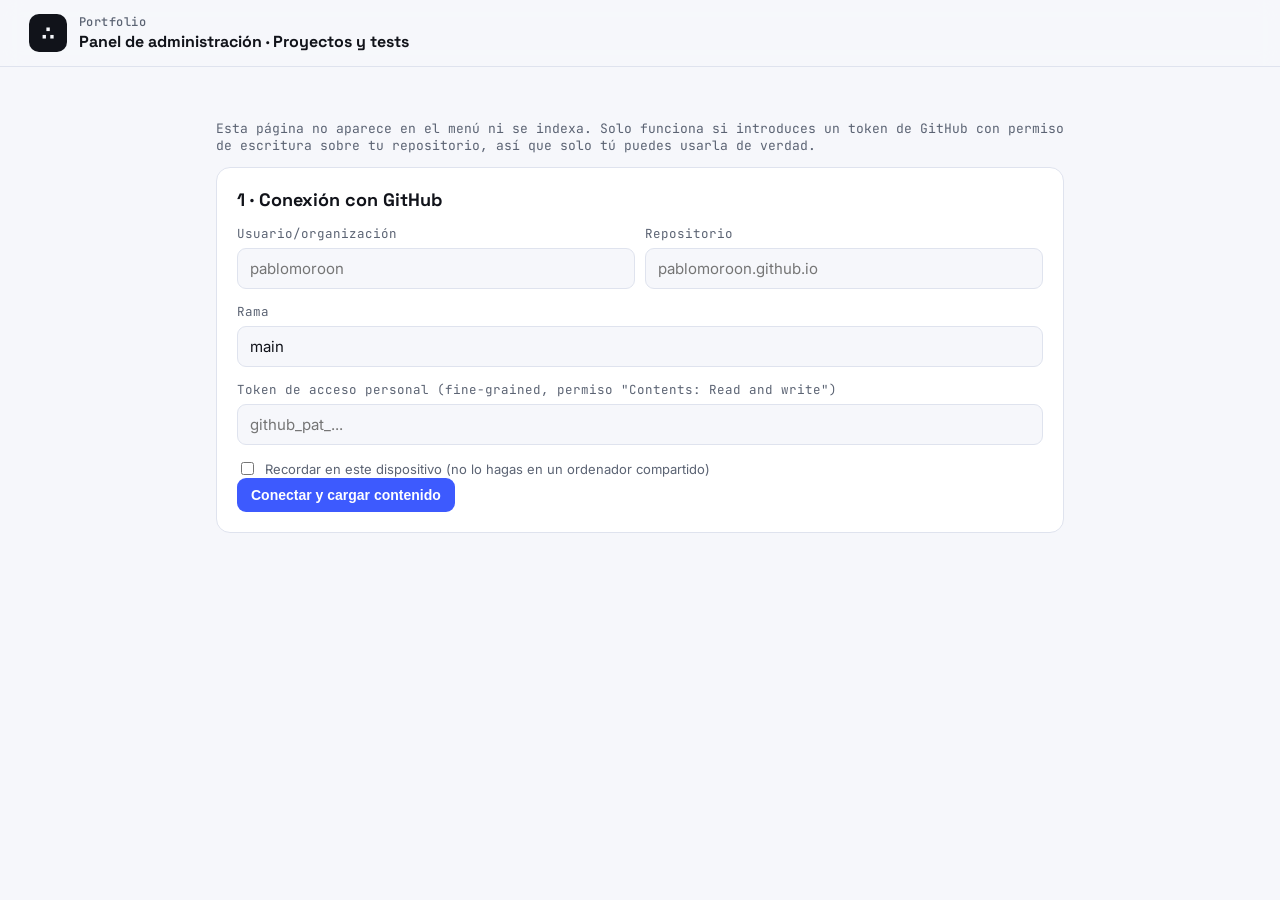
<file: admin.html>
<!doctype html>
<html lang="es">
<head>
  <meta charset="utf-8" />
  <meta name="viewport" content="width=device-width, initial-scale=1" />
  <meta name="robots" content="noindex, nofollow" />
  <title>Administrar portfolio y tests — Portfolio</title>
  <link rel="icon" type="image/png" sizes="32x32" href="imagenes/favicon.png">

  <link rel="preconnect" href="https://fonts.googleapis.com">
  <link rel="preconnect" href="https://fonts.gstatic.com" crossorigin>
  <link href="https://fonts.googleapis.com/css2?family=Space+Grotesk:wght@500;600;700&family=Inter:wght@400;500;600&family=JetBrains+Mono:wght@400;500&display=swap" rel="stylesheet">

  <link rel="stylesheet" href="styles.css">
</head>
<body>
  <header>
    <nav class="container" aria-label="Principal">
      <div class="brand">
        <div class="logo" aria-hidden="true"><span>∴</span></div>
        <div>
          <div class="subtitle">Portfolio</div>
          <div class="name">Panel de administración · Proyectos y tests</div>
        </div>
      </div>
    </nav>
  </header>

  <main class="admin-shell">
    <p style="font-family: var(--font-mono); font-size: 13px; color: var(--muted);">
      Esta página no aparece en el menú ni se indexa. Solo funciona si introduces un token de GitHub con permiso de escritura sobre tu repositorio, así que solo tú puedes usarla de verdad.
    </p>

    <!-- Conexión -->
    <section class="admin-card">
      <h2>1 · Conexión con GitHub</h2>
      <div class="field-row">
        <div class="field">
          <label for="owner">Usuario/organización</label>
          <input type="text" id="owner" placeholder="pablomoroon">
        </div>
        <div class="field">
          <label for="repo">Repositorio</label>
          <input type="text" id="repo" placeholder="pablomoroon.github.io">
        </div>
      </div>
      <div class="field">
        <label for="branch">Rama</label>
        <input type="text" id="branch" placeholder="main" value="main">
      </div>
      <div class="field">
        <label for="token">Token de acceso personal (fine-grained, permiso "Contents: Read and write")</label>
        <input type="password" id="token" placeholder="github_pat_...">
      </div>
      <div class="checkbox-row">
        <input type="checkbox" id="remember">
        <label for="remember">Recordar en este dispositivo (no lo hagas en un ordenador compartido)</label>
      </div>
      <button class="btn primary" id="connectBtn" type="button">Conectar y cargar contenido</button>
      <div class="status-msg" id="connectStatus"></div>
    </section>

    <!-- Proyectos existentes -->
    <section class="admin-card" id="existingSection" style="display:none;">
      <h2>2 · Proyectos actuales</h2>
      <p style="font-family: var(--font-mono); font-size: 12.5px; color: var(--muted); margin-top:-8px;">Pequeñas webs</p>
      <div class="existing-list" id="listPropios"></div>
      <p style="font-family: var(--font-mono); font-size: 12.5px; color: var(--muted); margin-top:16px;">Universidad</p>
      <div class="existing-list" id="listUni"></div>
    </section>

    <!-- Nuevo proyecto -->
    <section class="admin-card" id="newSection" style="display:none;">
      <h2>3 · Añadir un proyecto nuevo</h2>
      <div class="field">
        <label for="section">Sección</label>
        <select id="section">
          <option value="propios">Proyectos propios</option>
          <option value="uni">Proyectos universidad</option>
        </select>
      </div>
      <div class="field">
        <label for="title">Título</label>
        <input type="text" id="title" placeholder="Nombre del proyecto">
      </div>
      <div class="field">
        <label for="desc">Descripción</label>
        <textarea id="desc" placeholder="De qué trata el proyecto"></textarea>
      </div>
      <div class="field">
        <label for="tags">Etiquetas (separadas por comas)</label>
        <input type="text" id="tags" placeholder="HTML, CSS, JS">
      </div>
      <div class="field">
        <label for="imageFile">Imagen de portada (opcional, se sube a /imagenes)</label>
        <input type="file" id="imageFile" accept="image/*">
      </div>

      <div class="field">
        <label>Enlace 1 (ej. Demo o Repo)</label>
        <div class="link-row">
          <input type="text" id="link1label" placeholder="Etiqueta (Demo)">
          <input type="url" id="link1url" placeholder="https://...">
          <span></span>
        </div>
      </div>
      <div class="field">
        <label>Enlace 2 (opcional)</label>
        <div class="link-row">
          <input type="text" id="link2label" placeholder="Etiqueta (Código)">
          <input type="url" id="link2url" placeholder="https://...">
          <span></span>
        </div>
      </div>

      <button class="btn primary" id="publishBtn" type="button">Publicar proyecto</button>
      <div class="status-msg" id="publishStatus"></div>
    </section>

    <!-- Bancos de preguntas -->
    <section class="admin-card" id="quizSection" style="display:none;">
      <h2>4 · Asignaturas y bancos tipo test</h2>
      <p class="admin-help">Desde aquí puedes añadir, editar u ocultar asignaturas del Test Lab. Los cambios se publican directamente en GitHub. La web pública no necesita tocar código.</p>
      <div class="existing-list" id="bankList"></div>
    </section>

    <section class="admin-card" id="bankFormSection" style="display:none;">
      <h2 id="bankFormTitle">5 · Añadir una asignatura</h2>
      <div class="field-row">
        <div class="field">
          <label for="bankLabel">Nombre visible</label>
          <input type="text" id="bankLabel" placeholder="Ej. Redes · Tema 1-3">
        </div>
        <div class="field">
          <label for="bankId">Identificador (opcional)</label>
          <input type="text" id="bankId" placeholder="REDES_T1_T3">
        </div>
      </div>
      <div class="field-row">
        <div class="field">
          <label for="bankGroup">Grupo / sección</label>
          <input type="text" id="bankGroup" value="Otros bancos" placeholder="Ej. Redes, PMBOK, Universidad">
        </div>
        <div class="field">
          <label for="bankMeta">Texto corto</label>
          <input type="text" id="bankMeta" placeholder="Ej. 80 preguntas · nivel alto">
        </div>
      </div>
      <div class="field-row three-cols">
        <div class="field">
          <label for="bankIcon">Icono</label>
          <input type="text" id="bankIcon" value="●" maxlength="3">
        </div>
        <div class="field">
          <label for="bankMode">Tipo de respuesta</label>
          <select id="bankMode">
            <option value="single">Una respuesta</option>
            <option value="multi">Respuesta múltiple</option>
          </select>
        </div>
        <div class="field">
          <label for="bankDifficulty">Dificultad visual</label>
          <select id="bankDifficulty">
            <option value="normal">Normal</option>
            <option value="hard">Difícil</option>
          </select>
        </div>
      </div>
      <div class="field">
        <label for="bankJsonFile">JSON de preguntas</label>
        <input type="file" id="bankJsonFile" accept="application/json,.json">
        <small class="field-note" id="bankFileNote">Al crear una asignatura nueva, selecciona su JSON. Al editar, solo hace falta elegir otro archivo si quieres sustituirlo.</small>
      </div>
      <div class="admin-actions">
        <button class="btn primary" id="publishBankBtn" type="button">Añadir asignatura</button>
        <button class="btn" id="cancelBankEditBtn" type="button" style="display:none;">Cancelar edición</button>
      </div>
      <div class="status-msg" id="bankStatus"></div>
    </section>

  </main>

  <script src="admin.js"></script>
</body>
</html>
</file>
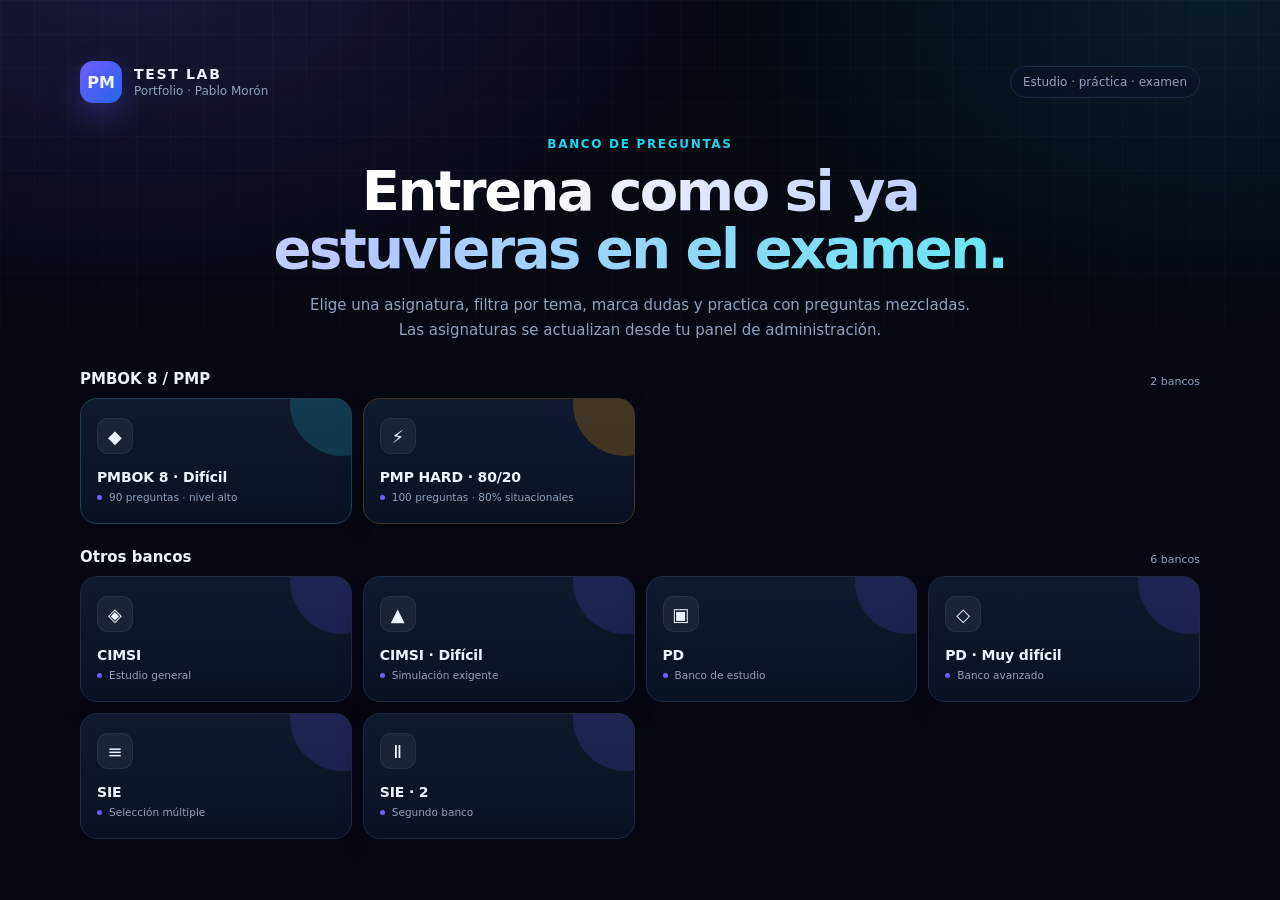
<file: Preguntas_CIMSI/Preguntas-tipo-test-CIMSI.html>
<!doctype html>
<html lang="es">
<head>
  <meta name="google-adsense-account" content="ca-pub-4549916057843860">
  <meta charset="utf-8" />
  <meta name="viewport" content="width=device-width,initial-scale=1,viewport-fit=cover" />
  <meta name="theme-color" content="#060912" />
  <title>Test Lab · Portfolio</title>
  <style>
    :root{
      --bg:#060912;--bg2:#0a1020;--panel:#0c1426;--panel2:#101b31;--border:#1d2a44;
      --text:#eef4ff;--muted:#8fa1bd;--muted2:#61738f;--accent:#6d5dfc;--accent2:#2563eb;
      --cyan:#22d3ee;--success:#22c55e;--danger:#ef4444;--warning:#f59e0b;--radius:18px;
      --shadow:0 18px 45px rgba(0,0,0,.30)
    }
    *{box-sizing:border-box}
    html{color-scheme:dark;-webkit-text-size-adjust:100%}
    html,body{margin:0;min-height:100%;background:var(--bg);color:var(--text)}
    body{font-family:Inter,ui-sans-serif,system-ui,-apple-system,BlinkMacSystemFont,"Segoe UI",sans-serif;background:
      radial-gradient(900px 520px at 10% -5%,rgba(109,93,252,.18),transparent 68%),
      radial-gradient(800px 500px at 95% 0%,rgba(34,211,238,.09),transparent 65%),var(--bg);-webkit-font-smoothing:antialiased}
    button,select,input{font:inherit} button{color:inherit}.hidden{display:none!important}

    /* LANDING */
    .landing{min-height:100dvh;display:flex;align-items:center;justify-content:center;padding:34px 18px;position:relative;overflow:hidden}
    .landing:before{content:"";position:absolute;inset:0;background-image:linear-gradient(rgba(255,255,255,.025) 1px,transparent 1px),linear-gradient(90deg,rgba(255,255,255,.025) 1px,transparent 1px);background-size:34px 34px;mask-image:linear-gradient(to bottom,#000,transparent 88%);pointer-events:none}
    .landing-shell{width:min(1120px,100%);position:relative;z-index:1}.landing-top{display:flex;justify-content:space-between;align-items:center;gap:16px;margin-bottom:34px}
    .brand{display:flex;align-items:center;gap:12px}.brand-mark{width:42px;height:42px;border-radius:13px;display:grid;place-items:center;background:linear-gradient(135deg,var(--accent),var(--accent2));box-shadow:0 12px 30px rgba(109,93,252,.32);font-weight:900}
    .brand-copy strong{display:block;font-size:14px;letter-spacing:.12em;text-transform:uppercase}.brand-copy span{display:block;color:var(--muted);font-size:12px;margin-top:2px}
    .landing-badge{border:1px solid var(--border);background:rgba(12,20,38,.74);padding:8px 12px;border-radius:999px;color:var(--muted);font-size:12px;backdrop-filter:blur(10px)}
    .landing-head{text-align:center;max-width:790px;margin:0 auto 28px}.eyebrow{color:var(--cyan);font-weight:800;font-size:12px;letter-spacing:.14em;text-transform:uppercase;margin-bottom:11px}
    .landing h1{font-size:clamp(32px,5vw,56px);line-height:1.03;letter-spacing:-.045em;margin:0}.landing h1 span{background:linear-gradient(90deg,#fff 10%,#b9c8ff 48%,#69e6f4);-webkit-background-clip:text;background-clip:text;color:transparent}
    .landing .lead{max-width:680px;margin:16px auto 0;color:var(--muted);font-size:15px;line-height:1.62}
    .bank-section{margin-top:24px}.bank-section-head{display:flex;align-items:end;justify-content:space-between;gap:12px;margin-bottom:10px}.bank-section-head h2{font-size:15px;margin:0}.bank-section-head p{font-size:11px;margin:0;color:var(--muted)}
    .bank-grid{display:grid;grid-template-columns:repeat(4,minmax(0,1fr));gap:11px}.bigbtn{text-align:left;position:relative;min-height:126px;padding:16px;border-radius:17px;border:1px solid var(--border);background:linear-gradient(180deg,rgba(16,27,49,.94),rgba(10,18,34,.94));cursor:pointer;overflow:hidden;box-shadow:0 10px 28px rgba(0,0,0,.15);transition:.17s ease}
    .bigbtn:after{content:"";position:absolute;width:105px;height:105px;border-radius:50%;right:-44px;top:-48px;background:var(--card-glow,rgba(109,93,252,.17))}.bigbtn:hover{transform:translateY(-2px);border-color:#465d8a;background:linear-gradient(180deg,#13203a,#0b1528)}
    .bigbtn:focus-visible{outline:3px solid rgba(109,93,252,.35);outline-offset:2px}.bigbtn[data-accent="cyan"]{--card-glow:rgba(34,211,238,.18);border-color:#1f3f4c}.bigbtn[data-accent="warning"]{--card-glow:rgba(245,158,11,.22);border-color:#44341f}
    .bank-icon{width:36px;height:36px;border-radius:11px;display:grid;place-items:center;background:rgba(255,255,255,.055);border:1px solid rgba(255,255,255,.06);font-size:18px;margin-bottom:15px}.bank-title{display:block;font-weight:850;font-size:14px;letter-spacing:-.01em}.bank-meta{display:flex;gap:7px;align-items:center;color:var(--muted);font-size:10.5px;margin-top:6px}.dot{width:5px;height:5px;border-radius:50%;background:var(--accent)}

    /* QUIZ */
    .app{width:min(1600px,100%);margin:0 auto;display:grid;grid-template-columns:minmax(0,1fr) 282px;gap:12px;padding:12px;height:100dvh;min-height:0;overflow:hidden}
    .card{background:linear-gradient(180deg,rgba(13,22,41,.97),rgba(9,16,30,.97));border:1px solid var(--border);border-radius:var(--radius);box-shadow:var(--shadow)}
    .main{height:100%;min-height:0;min-width:0;overflow:hidden;display:flex;flex-direction:column}.quiz-header{padding:12px 16px 10px;border-bottom:1px solid var(--border);background:rgba(12,20,38,.68);backdrop-filter:blur(12px);flex:0 0 auto}
    .quiz-head-row{display:flex;align-items:center;justify-content:space-between;gap:12px}.quiz-title-wrap{min-width:0}.quiz-kicker{display:flex;gap:6px;align-items:center;flex-wrap:wrap;margin-bottom:5px}.mini-badge{display:inline-flex;align-items:center;gap:6px;padding:4px 7px;border-radius:999px;font-size:9px;font-weight:850;letter-spacing:.07em;text-transform:uppercase;border:1px solid #263653;background:#101a30;color:#9eb1d2}.mini-badge.live{color:#b9f6ff;border-color:#19485a;background:#0b2630}
    #headerTitle{font-size:15px;line-height:1.25;margin:0;letter-spacing:-.01em;white-space:nowrap;overflow:hidden;text-overflow:ellipsis;max-width:760px}.controls{display:flex;gap:6px;align-items:center;justify-content:flex-end;flex-wrap:wrap}.control-label{font-size:10px;color:var(--muted);font-weight:700}
    select{background:#0a1325;border:1px solid var(--border);color:var(--text);padding:7px 9px;border-radius:9px;outline:none;max-width:190px;font-size:11px}select:focus{border-color:#4c5f89;box-shadow:0 0 0 3px rgba(109,93,252,.14)}
    button.action{border:1px solid transparent;background:linear-gradient(135deg,var(--accent),var(--accent2));padding:7px 9px;border-radius:9px;cursor:pointer;font-size:10.5px;font-weight:800;white-space:nowrap;transition:.15s ease}button.action:hover{filter:brightness(1.08);transform:translateY(-1px)}button.ghost{background:#0b1528;border-color:var(--border)}button.warn{background:#2a2010;border-color:#63491b;color:#ffd58a}.progress-wrap{padding:0 16px;background:rgba(12,20,38,.68);flex:0 0 auto}.progress{height:3px;background:#121e35;overflow:hidden}.progress>i{display:block;height:100%;width:0;background:linear-gradient(90deg,var(--accent),var(--cyan));transition:width .2s ease}

    .question-shell{padding:14px 20px 10px;display:flex;flex-direction:column;gap:10px;flex:1 1 auto;min-height:0;overflow:hidden}.question-meta{display:flex;align-items:center;justify-content:space-between;gap:10px;flex:0 0 auto}.helper{font-size:10.5px;color:var(--muted)}.keyboard-hint{font-size:9px;color:var(--muted2);white-space:nowrap}kbd{border:1px solid #2a3b5a;background:#0b1425;border-radius:5px;padding:1px 4px;font-size:8px;color:#a9b9d1}
    .enunciado{white-space:pre-wrap;font-size:clamp(17px,1.62vw,23px);line-height:1.38;font-weight:780;letter-spacing:-.018em;padding:2px 0;flex:0 0 auto;max-width:1100px}.opts{display:grid;grid-template-columns:repeat(2,minmax(0,1fr));gap:8px;align-content:start;flex:0 0 auto}.opt{background:linear-gradient(180deg,#0d182b,#0b1527);padding:10px 11px;border-radius:12px;border:1px solid var(--border);cursor:pointer;display:flex;align-items:flex-start;gap:9px;line-height:1.34;font-size:12.5px;transition:.12s ease;user-select:none;min-width:0}.opt:hover{transform:translateY(-1px);border-color:#3a4d72;background:#101d34}.opt strong{flex:0 0 25px;width:25px;height:25px;border-radius:8px;display:grid;place-items:center;text-transform:uppercase;background:#131f36;border:1px solid #263859;color:#b9c8e2;font-size:10.5px;margin-top:-1px}.opt.selected{border-color:#6556ec;background:linear-gradient(180deg,rgba(109,93,252,.13),rgba(37,99,235,.08));box-shadow:0 0 0 2px rgba(109,93,252,.09)}.opt.selected strong{background:#5144c8;border-color:#7b70ff;color:#fff}.opt.correct{background:rgba(34,197,94,.10);border-color:rgba(34,197,94,.5)}.opt.correct strong{background:#125b30;border-color:#258c4b;color:#d9ffe8}.opt.wrong{background:rgba(239,68,68,.10);border-color:rgba(239,68,68,.48)}.opt.wrong strong{background:#702323;border-color:#a73c3c;color:#ffe1e1}
    .feedback-panel{min-height:34px;display:flex;align-items:flex-start;justify-content:space-between;gap:12px;flex:1 1 auto;min-height:0;overflow:hidden;padding-top:1px}#feedback{font-weight:850;font-size:12px}#solution{margin-top:3px;color:#fda4af;font-size:10.5px;line-height:1.35}
    .footer{display:flex;justify-content:space-between;align-items:center;gap:10px;border-top:1px solid var(--border);padding:9px 14px;background:#091323;flex:0 0 auto}.nav-group{display:flex;gap:7px;align-items:center}.nav-btn{border:1px solid var(--border);background:#0d182b;color:var(--text);padding:8px 11px;border-radius:10px;cursor:pointer;font-weight:800;font-size:10.5px}.nav-btn:hover{background:#12203a;border-color:#3c5075}.check-btn{background:linear-gradient(135deg,var(--accent),var(--accent2));border-color:transparent;padding-inline:17px}.status-wrap{text-align:right;min-width:130px}#statusText{font-size:9.5px;color:var(--muted)}#progressLabel{font-size:11px;font-weight:850;color:#dce7fb;margin-bottom:1px}

    .sidebar{height:100%;min-height:0;display:grid;grid-template-rows:auto minmax(90px,1fr) auto auto;gap:9px;overflow:hidden}.side-card{padding:12px;border-radius:15px;box-shadow:none;min-height:0}.side-title{display:flex;align-items:center;justify-content:space-between;gap:8px;font-size:11px;font-weight:850;margin-bottom:9px}.side-title span{color:var(--muted);font-size:9px;font-weight:600}.stats-grid{display:grid;grid-template-columns:1fr 1fr;gap:6px}.stat{background:#091426;border:1px solid var(--border);border-radius:10px;padding:8px}.stat b{display:block;font-size:16px;letter-spacing:-.03em}.stat span{font-size:9px;color:var(--muted)}.doubts-card{display:flex;flex-direction:column}.doubts{flex:1;min-height:0;overflow:auto;background:#091426;padding:6px;border-radius:10px;border:1px solid var(--border);color:#c7d3e6;font-size:10px;scrollbar-width:thin}.doubt-item{padding:6px;border-radius:7px;cursor:pointer;margin-bottom:2px}.doubt-item:hover{background:#101d34}.side-select{width:100%;max-width:none}.full-btn{width:100%;margin-top:4px}.auto-hint{margin-top:6px;font-size:9px;color:var(--muted);word-break:break-word;line-height:1.35}

    /* Ajuste automático si una pregunta es excepcionalmente larga */
    .main.fit-compact .quiz-header{padding-block:8px}.main.fit-compact .question-shell{padding:9px 16px 7px;gap:7px}.main.fit-compact .enunciado{font-size:15px;line-height:1.28}.main.fit-compact .opt{font-size:11.5px;padding:8px 9px;line-height:1.28}.main.fit-compact .feedback-panel{min-height:25px}.main.fit-compact .footer{padding-block:7px}
    .main.fit-tight .quiz-kicker,.main.fit-tight .keyboard-hint{display:none}.main.fit-tight .enunciado{font-size:14px;line-height:1.24}.main.fit-tight .opt{font-size:10.5px;padding:7px 8px}.main.fit-tight .opt strong{width:22px;height:22px;flex-basis:22px;font-size:9.5px}.main.fit-tight .question-shell{padding-block:7px;gap:6px}

    @media(max-width:1200px){.app{grid-template-columns:minmax(0,1fr) 248px}.sidebar{gap:7px}.side-card{padding:10px}.controls .control-label{display:none}.bank-grid{grid-template-columns:repeat(3,minmax(0,1fr))}}
    @media(max-width:900px){
      body.quiz-active{overflow:auto}.app{height:auto;min-height:100dvh;overflow:visible;grid-template-columns:1fr;padding:8px}.main{height:auto;min-height:calc(100dvh - 16px);overflow:visible}.question-shell{overflow:visible;padding:18px 14px 13px}.opts{grid-template-columns:1fr}.enunciado{font-size:18px;line-height:1.45}.opt{font-size:13px;padding:12px}.sidebar{height:auto;overflow:visible;display:grid;grid-template-columns:repeat(2,minmax(0,1fr));grid-template-rows:auto}.doubts{max-height:220px}.quiz-head-row{align-items:flex-start;flex-direction:column}.controls{justify-content:flex-start;width:100%}.controls select{max-width:none;flex:1}.main.fit-compact .enunciado,.main.fit-tight .enunciado{font-size:18px}.main.fit-compact .opt,.main.fit-tight .opt{font-size:13px;padding:12px}.main.fit-tight .quiz-kicker,.main.fit-tight .keyboard-hint{display:flex}.bank-grid{grid-template-columns:repeat(2,minmax(0,1fr))}}
    @media(max-width:600px){.landing{padding:22px 12px}.landing-top{margin-bottom:28px}.landing-badge{display:none}.landing h1{font-size:36px}.landing .lead{font-size:13px}.bank-grid{grid-template-columns:1fr}.bigbtn{min-height:106px}.quiz-header{padding:12px}.question-meta{align-items:flex-start}.keyboard-hint{display:none}.footer{align-items:stretch;flex-direction:column}.nav-group{width:100%}.nav-btn{flex:1}.status-wrap{text-align:left;min-width:0}.sidebar{grid-template-columns:1fr}.controls button{flex:1 1 auto}.controls select{flex:1 1 100%}#headerTitle{white-space:normal}.side-card{padding:12px}}
    @media(min-width:901px){body.quiz-active{overflow:hidden}}
  </style>
</head>
<body>
  <div id="landing" class="landing">
    <div class="landing-shell">
      <div class="landing-top">
        <div class="brand"><div class="brand-mark">PM</div><div class="brand-copy"><strong>Test Lab</strong><span>Portfolio · Pablo Morón</span></div></div>
        <div class="landing-badge">Estudio · práctica · examen</div>
      </div>
      <div class="landing-head">
        <div class="eyebrow">Banco de preguntas</div>
        <h1><span>Entrena como si ya estuvieras en el examen.</span></h1>
        <p class="lead">Elige una asignatura, filtra por tema, marca dudas y practica con preguntas mezcladas. Las asignaturas se actualizan desde tu panel de administración.</p>
      </div>
      <div id="bankSections"></div>
    </div>
  </div>

  <div id="app" class="app hidden">
    <main id="mainCard" class="card main">
      <div class="quiz-header">
        <div class="quiz-head-row">
          <div class="quiz-title-wrap"><div class="quiz-kicker"><span class="mini-badge live">Banco activo</span><span class="mini-badge" id="subjectBadge">TEST</span></div><h1 id="headerTitle">Sin preguntas cargadas</h1></div>
          <div class="controls">
            <label class="control-label" for="temaSelect">Tema</label><select id="temaSelect"><option>Todos</option></select>
            <button id="examBtn" class="action warn">Examen · 20</button><button id="doubtBtn" class="action ghost">☆ Dudosa</button><button id="changeSubject" class="action ghost">Cambiar banco</button>
          </div>
        </div>
      </div>
      <div class="progress-wrap"><div class="progress"><i id="progressBar"></i></div></div>
      <section id="questionShell" class="question-shell">
        <div class="question-meta"><div id="modeHint" class="helper"></div><div class="keyboard-hint"><kbd>1–4</kbd> elegir · <kbd>Enter</kbd> comprobar · <kbd>← →</kbd> navegar</div></div>
        <div id="enunciado" class="enunciado">Selecciona un banco de preguntas para comenzar.</div>
        <div class="opts" id="opts"></div>
        <div class="feedback-panel"><div><span id="feedback"></span><div id="solution"></div></div></div>
      </section>
      <div class="footer"><div class="nav-group"><button id="prevBtn" class="nav-btn">← Anterior</button><button id="checkBtn" class="nav-btn check-btn">Comprobar</button><button id="nextBtn" class="nav-btn">Siguiente →</button></div><div class="status-wrap"><div id="progressLabel">0/0</div><div id="statusText">Elige un banco</div></div></div>
    </main>

    <aside class="sidebar">
      <section class="card side-card"><div class="side-title">Progreso <span>sesión actual</span></div><div class="stats-grid"><div class="stat"><b id="statAnswered">0</b><span>respondidas</span></div><div class="stat"><b id="statChecked">0</b><span>comprobadas</span></div><div class="stat"><b id="statDoubts">0</b><span>dudosas</span></div><div class="stat"><b id="statTotal">0</b><span>preguntas</span></div></div></section>
      <section class="card side-card doubts-card"><div class="side-title">Preguntas dudosas <span>toca para volver</span></div><div class="doubts" id="doubtsList">—</div></section>
      <section class="card side-card"><div class="side-title">Filtrar por tema</div><select id="temaFilter" class="side-select"><option>Todos</option></select></section>
      <section class="card side-card"><div class="side-title">Banco <span id="bankCount">—</span></div><button id="reloadBtn" class="action ghost full-btn">Recargar JSON actual</button><div id="autoHint" class="auto-hint"></div></section>
    </aside>
  </div>

<script>
const FALLBACK_BANKS = [
  {id:'PMBOK',label:'PMBOK 8 · Difícil',group:'PMBOK 8 / PMP',meta:'90 preguntas · nivel alto',icon:'◆',file:'preguntas_PMBOOK8_S1_S2_S3_dificil.json',mode:'single',difficulty:'hard',accent:'cyan'},
  {id:'PMP_HARD',label:'PMP HARD · 80/20',group:'PMBOK 8 / PMP',meta:'100 preguntas · 80% situacionales',icon:'⚡',file:'preguntas_PMP_HARD_S1_S2_S3_80_20.json',mode:'single',difficulty:'hard',accent:'warning'},
  {id:'CIMSI',label:'CIMSI',group:'Otros bancos',meta:'Estudio general',icon:'◈',file:'preguntas_estudioCIMSI.json',mode:'single',difficulty:'normal'},
  {id:'CIMSI_HARD',label:'CIMSI · Difícil',group:'Otros bancos',meta:'Simulación exigente',icon:'▲',file:'preguntas_examenCIMSI.json',mode:'single',difficulty:'hard'},
  {id:'PD',label:'PD',group:'Otros bancos',meta:'Banco de estudio',icon:'▣',file:'preguntas_estudioPD.json',mode:'single',difficulty:'normal'},
  {id:'PD_HARD',label:'PD · Muy difícil',group:'Otros bancos',meta:'Banco avanzado',icon:'◇',file:'preguntas_estudioPD_dificil.json',mode:'single',difficulty:'hard'},
  {id:'SIE',label:'SIE',group:'Otros bancos',meta:'Selección múltiple',icon:'≡',file:'preguntas_estudioSIE.json',mode:'multi',difficulty:'normal'},
  {id:'SIE_2',label:'SIE · 2',group:'Otros bancos',meta:'Segundo banco',icon:'Ⅱ',file:'preguntas_estudioSIE_2.json',mode:'multi',difficulty:'normal'}
];

let bankList=[]; let bankMap={}; let selectedBank=null;
let allQuestions=[]; let questions=[]; let index=0; let modeExam=false;
const answers=new Map(); const doubts=new Set(); const checked=new Set();
let uidCounter=0;

const $=id=>document.getElementById(id);
const landing=$('landing'),app=$('app'),mainCard=$('mainCard'),questionShell=$('questionShell'),bankSections=$('bankSections');
const headerTitle=$('headerTitle'),subjectBadge=$('subjectBadge'),enunciado=$('enunciado'),opts=$('opts'),feedback=$('feedback'),solution=$('solution'),modeHint=$('modeHint');
const temaSelect=$('temaSelect'),temaFilter=$('temaFilter'),progressBar=$('progressBar'),statusText=$('statusText'),progressLabel=$('progressLabel'),doubtsList=$('doubtsList'),autoHint=$('autoHint');
const statAnswered=$('statAnswered'),statChecked=$('statChecked'),statDoubts=$('statDoubts'),statTotal=$('statTotal'),bankCount=$('bankCount');
const setStatus=s=>statusText.textContent=s;

function shuffle(a){for(let i=a.length-1;i>0;i--){const j=Math.floor(Math.random()*(i+1));[a[i],a[j]]=[a[j],a[i]]}return a}
function escapeHTML(s){return String(s??'').replace(/[&<>'"]/g,c=>({'&':'&amp;','<':'&lt;','>':'&gt;',"'":'&#39;','"':'&quot;'}[c]))}

async function loadConfig(){
  try{
    const r=await fetch('bancos.json',{cache:'no-store'}); if(!r.ok) throw new Error('HTTP '+r.status);
    const data=await r.json(); bankList=Array.isArray(data)?data:(data.subjects||[]); if(!bankList.length) throw new Error('Sin bancos');
  }catch(e){console.warn('Usando configuración integrada:',e);bankList=FALLBACK_BANKS.slice()}
  bankMap=Object.fromEntries(bankList.map(b=>[String(b.id),b])); renderLanding();
}

function renderLanding(){
  bankSections.innerHTML='';
  const groups=[]; bankList.forEach(b=>{const g=b.group||'Asignaturas';if(!groups.includes(g))groups.push(g)});
  groups.forEach(group=>{
    const list=bankList.filter(b=>(b.group||'Asignaturas')===group); const sec=document.createElement('section'); sec.className='bank-section';
    sec.innerHTML=`<div class="bank-section-head"><h2>${escapeHTML(group)}</h2><p>${list.length} ${list.length===1?'banco':'bancos'}</p></div><div class="bank-grid"></div>`;
    const grid=sec.querySelector('.bank-grid');
    list.forEach(b=>{const btn=document.createElement('button');btn.className='bigbtn';btn.dataset.accent=b.accent||'';btn.innerHTML=`<span class="bank-icon">${escapeHTML(b.icon||'●')}</span><span class="bank-title">${escapeHTML(b.label||b.id)}</span><span class="bank-meta"><span class="dot"></span>${escapeHTML(b.meta||'Banco de preguntas')}</span>`;btn.addEventListener('click',()=>selectBank(b.id,true));grid.appendChild(btn)});
    bankSections.appendChild(sec);
  });
}

function normalizeQuestions(arr){
  return arr.map(q=>({...q,_uid:`q${++uidCounter}_${Math.random().toString(36).slice(2,8)}`}));
}
function getBank(){return selectedBank?bankMap[selectedBank]:null}
function isMulti(q){const b=getBank();return b?.mode==='multi'||Array.isArray(q.correctas)}
function originalCorrect(q){if(Array.isArray(q.correctas))return [...new Set(q.correctas.filter(Number.isInteger))].sort((a,b)=>a-b);return Number.isInteger(q.correcta)?[q.correcta]:[]}
function prepare(q){if(q._prepared)return;const mix=shuffle((q.opciones||[]).map((texto,i)=>({texto,i})));q._mix=mix;const correct=originalCorrect(q);q._correct=mix.map((op,i)=>correct.includes(op.i)?i:-1).filter(i=>i>=0).sort((a,b)=>a-b);q._prepared=true}
function selectedIndices(q){const a=answers.get(q._uid);return isMulti(q)?(Array.isArray(a)?a.slice().sort((x,y)=>x-y):[]):(Number.isInteger(a)?[a]:[])}
function same(a,b){return a.length===b.length&&a.every((v,i)=>v===b[i])}
function formatSolution(q){return q._correct.map(i=>`${'ABCD'[i]}) ${q._mix[i].texto}`).join(' · ')}

async function selectBank(id,auto=true){
  if(!bankMap[id])return; selectedBank=id; landing.classList.add('hidden');app.classList.remove('hidden');document.body.classList.add('quiz-active');
  const b=getBank();document.title=`${b.label} · Test Lab`;subjectBadge.textContent=b.label;headerTitle.textContent=`${b.label} · cargando…`;autoHint.textContent=b.file||'';
  modeHint.textContent=b.mode==='multi'?'Selección múltiple · puedes marcar varias respuestas.':'Respuesta única · elige la mejor opción.';
  if(auto) await loadCurrentBank();
}

async function loadCurrentBank(){
  const b=getBank();if(!b)return;setStatus('Cargando banco…');
  try{
    const r=await fetch(encodeURI(b.file),{cache:'no-store'});if(!r.ok)throw new Error(`HTTP ${r.status}`);const txt=(await r.text()).replace(/^\uFEFF/,'');const data=JSON.parse(txt);const arr=Array.isArray(data)?data:(data.preguntas||[]);if(!arr.length)throw new Error('JSON vacío');
    allQuestions=normalizeQuestions(arr);questions=allQuestions.slice();index=0;modeExam=false;answers.clear();doubts.clear();checked.clear();populateThemes();updateView();setStatus('Banco cargado');bankCount.textContent=`${allQuestions.length} preguntas`;
  }catch(e){console.error(e);setStatus('Error al cargar');enunciado.textContent=`No se pudo cargar ${b.file}. Revisa que el JSON exista en la carpeta Preguntas_CIMSI.`;opts.innerHTML='';headerTitle.textContent=b.label}
}

function populateThemes(){
  const themes=['Todos',...Array.from(new Set(allQuestions.map(q=>q.tema||'Sin tema'))).sort()];const html=themes.map(t=>`<option>${escapeHTML(t)}</option>`).join('');temaSelect.innerHTML=html;temaFilter.innerHTML=html
}
function currentQ(){return questions[index]}
function clearOptionStyles(){opts.querySelectorAll('.opt').forEach(el=>el.classList.remove('selected','correct','wrong'))}
function paintSelected(q){clearOptionStyles();selectedIndices(q).forEach(i=>opts.querySelector(`.opt[data-i="${i}"]`)?.classList.add('selected'))}

function updateView(){
  if(!questions.length){headerTitle.textContent=`${getBank()?.label||'Banco'} · sin preguntas`;enunciado.textContent='No hay preguntas en este filtro.';opts.innerHTML='';progressBar.style.width='0%';progressLabel.textContent='0/0';updateStats();return}
  if(index>=questions.length)index=questions.length-1;const q=currentQ();prepare(q);headerTitle.textContent=`${q.tema||'Tema'} · Pregunta ${index+1} de ${questions.length}`;
  subjectBadge.textContent=`${getBank()?.label||'TEST'} · ${modeExam?'Examen':'Estudio'}${isMulti(q)?' · múltiple':''}`;enunciado.textContent=q.enunciado||'';modeHint.textContent=isMulti(q)?'Marca una o varias opciones y pulsa “Comprobar”.':'Marca una opción y pulsa “Comprobar”.';opts.innerHTML='';
  q._mix.forEach((op,i)=>{const div=document.createElement('div');div.className='opt';div.dataset.i=i;div.innerHTML=`<strong>${'ABCD'[i]})</strong><span>${escapeHTML(op.texto)}</span>`;div.addEventListener('click',()=>selectOption(i));opts.appendChild(div)});paintSelected(q);feedback.textContent='';solution.textContent='';restoreChecked(q);
  progressBar.style.width=`${Math.round(((index+1)/questions.length)*100)}%`;progressLabel.textContent=`${index+1}/${questions.length}`;refreshDoubts();updateStats();setStatus('Listo');fitQuestion()
}

function selectOption(i){const q=currentQ();if(!q)return;if(isMulti(q)){let a=Array.isArray(answers.get(q._uid))?[...answers.get(q._uid)]:[];a=a.includes(i)?a.filter(x=>x!==i):[...a,i];a.sort((x,y)=>x-y);answers.set(q._uid,a)}else answers.set(q._uid,i);paintSelected(q);updateStats()}
function checkCurrent(){const q=currentQ();if(!q)return;const selected=selectedIndices(q),correct=[...q._correct];if(!selected.length){feedback.textContent='Selecciona una opción antes de comprobar.';feedback.style.color='var(--muted)';return}checked.add(q._uid);clearOptionStyles();q._mix.forEach((_,i)=>{const el=opts.querySelector(`.opt[data-i="${i}"]`);if(selected.includes(i))el.classList.add('selected');if(correct.includes(i))el.classList.add('correct');if(selected.includes(i)&&!correct.includes(i))el.classList.add('wrong')});const ok=same(selected,correct);feedback.textContent=ok?'✔ ¡Correcto!':'✖ Incorrecto.';feedback.style.color=ok?'var(--success)':'var(--danger)';solution.textContent=ok?'':`Solución: ${formatSolution(q)}`;updateStats();fitQuestion()}
function restoreChecked(q){if(!checked.has(q._uid))return;const selected=selectedIndices(q),correct=[...q._correct],ok=same(selected,correct);q._mix.forEach((_,i)=>{const el=opts.querySelector(`.opt[data-i="${i}"]`);if(selected.includes(i))el.classList.add('selected');if(correct.includes(i))el.classList.add('correct');if(selected.includes(i)&&!correct.includes(i))el.classList.add('wrong')});feedback.textContent=ok?'✔ ¡Correcto!':'✖ Incorrecto.';feedback.style.color=ok?'var(--success)':'var(--danger)';solution.textContent=ok?'':`Solución: ${formatSolution(q)}`}

function updateStats(){const visibleIds=new Set(questions.map(q=>q._uid));statAnswered.textContent=[...answers.entries()].filter(([id,v])=>visibleIds.has(id)&&(Array.isArray(v)?v.length:Number.isInteger(v))).length;statChecked.textContent=[...checked].filter(id=>visibleIds.has(id)).length;statDoubts.textContent=[...doubts].filter(id=>visibleIds.has(id)).length;statTotal.textContent=questions.length}
function toggleDoubt(){const q=currentQ();if(!q)return;doubts.has(q._uid)?doubts.delete(q._uid):doubts.add(q._uid);refreshDoubts();updateStats()}
function refreshDoubts(){doubtsList.innerHTML='';const items=questions.filter(q=>doubts.has(q._uid));if(!items.length){doubtsList.textContent='—';return}items.forEach(q=>{const i=questions.indexOf(q),el=document.createElement('div');el.className='doubt-item';el.textContent=`${i+1}. ${q.tema||'Tema'}`;el.addEventListener('click',()=>{index=i;updateView()});doubtsList.appendChild(el)})}
function filterTheme(theme){questions=theme==='Todos'?allQuestions.slice():allQuestions.filter(q=>(q.tema||'Sin tema')===theme);index=0;modeExam=false;updateView()}
function startExam(n=20){if(!allQuestions.length)return;questions=shuffle(allQuestions.slice()).slice(0,Math.min(n,allQuestions.length));index=0;modeExam=true;updateView()}

function fitQuestion(){
  if(innerWidth<=900)return;mainCard.classList.remove('fit-compact','fit-tight');requestAnimationFrame(()=>{if(questionShell.scrollHeight>questionShell.clientHeight+2){mainCard.classList.add('fit-compact');requestAnimationFrame(()=>{if(questionShell.scrollHeight>questionShell.clientHeight+2)mainCard.classList.add('fit-tight')})}})
}

$('prevBtn').addEventListener('click',()=>{if(index>0){index--;updateView()}});$('nextBtn').addEventListener('click',()=>{if(index<questions.length-1){index++;updateView()}});$('checkBtn').addEventListener('click',checkCurrent);$('doubtBtn').addEventListener('click',toggleDoubt);$('examBtn').addEventListener('click',()=>startExam(20));$('reloadBtn').addEventListener('click',loadCurrentBank);
temaSelect.addEventListener('change',e=>{temaFilter.value=e.target.value;filterTheme(e.target.value)});temaFilter.addEventListener('change',e=>{temaSelect.value=e.target.value;filterTheme(e.target.value)});
$('changeSubject').addEventListener('click',()=>{app.classList.add('hidden');landing.classList.remove('hidden');document.body.classList.remove('quiz-active');selectedBank=null;allQuestions=[];questions=[];answers.clear();doubts.clear();checked.clear();mainCard.classList.remove('fit-compact','fit-tight')});
window.addEventListener('resize',fitQuestion);
document.addEventListener('keydown',e=>{if(app.classList.contains('hidden')||e.target.matches('select,input,textarea'))return;if(['1','2','3','4'].includes(e.key)){const i=+e.key-1;if(currentQ()&&i<(currentQ().opciones||[]).length)selectOption(i)}else if(e.key==='Enter'){e.preventDefault();checkCurrent()}else if(e.key==='ArrowLeft'&&index>0){index--;updateView()}else if(e.key==='ArrowRight'&&index<questions.length-1){index++;updateView()}});

(async()=>{await loadConfig();const p=new URLSearchParams(location.search),requested=p.get('asignatura');if(requested){const key=Object.keys(bankMap).find(k=>k.toLowerCase()===requested.toLowerCase());if(key)selectBank(key,true)}setStatus('Elige una asignatura para empezar')})();
</script>
</body>
</html>
</file>
<file: styles.css>
:root {
  --bg: #f6f7fb;
  --bg-soft: #eef0f7;
  --card: #ffffff;
  --ink: #11131a;
  --muted: #5b6373;
  --accent: #3d5afe;
  --accent-teal: #0f9d84;
  --border: #dfe3ee;
  --ring: rgba(61, 90, 254, 0.25);
  --grid-line: rgba(17, 19, 26, 0.05);

  --font-display: "Space Grotesk", ui-sans-serif, system-ui, sans-serif;
  --font-body: "Inter", ui-sans-serif, system-ui, sans-serif;
  --font-mono: "JetBrains Mono", ui-monospace, SFMono-Regular, Menlo, monospace;
}

@media (prefers-color-scheme: dark) {
  :root {
    --bg: #0b0d14;
    --bg-soft: #10131c;
    --card: #131722;
    --ink: #e7e9f0;
    --muted: #97a0b4;
    --accent: #7c8fff;
    --accent-teal: #2dd4bf;
    --border: #232838;
    --ring: rgba(124, 143, 255, 0.3);
    --grid-line: rgba(231, 233, 240, 0.06);
  }

  ::selection {
    background: #3d5afe;
    color: #fff;
  }
}

* {
  box-sizing: border-box;
}

html, body {
  min-height: 100%;
}

body {
  margin: 0;
  font-family: var(--font-body);
  background: var(--bg);
  color: var(--ink);
  -webkit-font-smoothing: antialiased;
}

@media (prefers-reduced-motion: no-preference) {
  .card, .btn, .chip {
    transition: transform .2s ease, box-shadow .2s ease, filter .2s ease, border-color .2s ease;
  }
}

.container {
  max-width: 1250px;
  padding: 14px;
  margin: 0 auto;
  width: 100%;
}

/* HEADER */

header {
  position: sticky;
  top: 0;
  z-index: 10;
  backdrop-filter: blur(10px);
  background: color-mix(in oklab, var(--bg), transparent 12%);
  border-bottom: 1px solid var(--border);
}

nav {
  display: flex;
  align-items: center;
  justify-content: space-between;
  gap: 16px;
  padding: 12px 14px;
  flex-wrap: wrap;
}

.brand {
  display: flex;
  align-items: center;
  gap: 12px;
  font-weight: 700;
}

.brand .logo {
  width: 38px;
  height: 38px;
  border-radius: 10px;
  display: inline-grid;
  place-items: center;
  background: var(--ink);
}

.brand .logo span {
  font-size: 19px;
  color: var(--bg);
  font-weight: 700;
  font-family: var(--font-display);
}

.subtitle {
  font-family: var(--font-mono);
  font-size: 12px;
  letter-spacing: .04em;
  color: var(--muted);
  font-weight: 500;
  margin-bottom: 1px;
}

.name {
  font-family: var(--font-display);
  font-weight: 700;
}

.hamburger {
  font-size: 28px;
  background: none;
  border: none;
  cursor: pointer;
  color: var(--ink);
}

.navlinks {
  display: none;
  flex-direction: column;
  gap: 12px;
  margin-top: 12px;
  width: 100%;
}

.navlinks a {
  color: var(--muted);
  text-decoration: none;
  font-weight: 600;
  padding: 8px 0;
}

.navlinks a:hover {
  color: var(--ink);
}

.navlinks.open {
  display: flex;
}

/* HERO */

.hero {
  padding: 44px 14px 18px;
  position: relative;
  background-image:
    linear-gradient(var(--grid-line) 1px, transparent 1px),
    linear-gradient(90deg, var(--grid-line) 1px, transparent 1px);
  background-size: 28px 28px;
  background-position: -1px -1px;
  border-radius: 18px;
}

.eyebrow {
  font-family: var(--font-mono);
  font-size: 13px;
  color: var(--accent-teal);
  margin: 0 0 10px;
  letter-spacing: .01em;
}

.hero h1 {
  font-family: var(--font-display);
  font-size: clamp(30px, 4.5vw, 46px);
  margin: 0 0 10px;
  letter-spacing: -0.01em;
}

.hero h1 .accent {
  color: var(--accent);
}

.hero p {
  color: var(--muted);
  max-width: 68ch;
  margin: 0;
  font-size: clamp(15px, 2vw, 18px);
  line-height: 1.6;
}

/* SECCIONES */

h2.section-title {
  margin: 40px 0 14px;
  font-family: var(--font-display);
  font-weight: 600;
  font-size: clamp(19px, 2.5vw, 25px);
  display: flex;
  align-items: center;
  gap: 10px;
}

.section-title .marker {
  color: var(--accent);
  font-family: var(--font-display);
}

/* GRID DE TARJETAS */

.grid {
  display: grid;
  gap: 16px;
  grid-template-columns: 1fr;
  align-items: stretch;
}

@media (min-width: 720px) {
  .grid {
    grid-template-columns: repeat(2, minmax(0, 1fr));
  }
}

@media (min-width: 1000px) {
  .grid {
    grid-template-columns: repeat(3, minmax(0, 1fr));
  }
}

.grid:empty::after {
  content: "Sin proyectos todavía.";
  font-family: var(--font-mono);
  color: var(--muted);
  font-size: 14px;
  grid-column: 1 / -1;
}

/* TARJETAS */

.card {
  border: 1px solid var(--border);
  background: var(--card);
  border-radius: 14px;
  overflow: hidden;
  display: grid;
  grid-template-rows: auto 1fr auto;
  min-width: 0;
  min-height: 100%;
}

.card:hover {
  transform: translateY(-4px);
  box-shadow: 0 16px 34px rgba(17, 19, 26, .1);
  border-color: color-mix(in oklab, var(--accent), var(--border) 60%);
}

/* IMAGEN DE LA TARJETA */

.thumb {
  aspect-ratio: 16 / 8;
  border-bottom: 1px solid var(--border);
  background-size: cover;
  background-position: center;
  background-repeat: no-repeat;
  background-color: var(--bg-soft);
  overflow: hidden;
  min-width: 0;
}

.thumb img {
  width: 100%;
  height: 100%;
  object-fit: cover;
  display: block;
}

/* CUERPO DE LA TARJETA */

.card-body {
  padding: 16px;
  display: grid;
  gap: 8px;
  align-content: start;
  min-width: 0;
}

.card h3 {
  margin: 0;
  font-family: var(--font-display);
  font-weight: 600;
  font-size: clamp(17px, 1.6vw, 21px);
  line-height: 1.25;
  overflow-wrap: break-word;
}

.card p {
  margin: 0;
  color: var(--muted);
  font-size: clamp(14px, 1.2vw, 16px);
  line-height: 1.4;
  overflow-wrap: break-word;
}

/* ETIQUETAS */

.tags {
  display: flex;
  flex-wrap: wrap;
  gap: 6px;
  margin-top: 4px;
}

.tag {
  font-family: var(--font-mono);
  font-size: 11.5px;
  padding: 4px 9px;
  background: var(--bg-soft);
  color: var(--muted);
  border: 1px solid var(--border);
  border-radius: 999px;
}

/* BOTONES */

.card-actions {
  display: flex;
  flex-wrap: wrap;
  gap: 8px;
  padding: 0 16px 16px;
  align-self: end;
}

.btn {
  appearance: none;
  border: 1px solid var(--border);
  background: var(--bg);
  color: var(--ink);
  font-weight: 600;
  font-size: 14px;
  padding: 8px 13px;
  border-radius: 9px;
  cursor: pointer;
  text-decoration: none;
  display: inline-flex;
  align-items: center;
  justify-content: center;
}

.btn.primary {
  background: var(--accent);
  border-color: transparent;
  color: white;
}

.btn:hover {
  filter: brightness(1.05);
  border-color: var(--accent);
}

.btn:focus-visible, a:focus-visible, button:focus-visible, input:focus-visible {
  outline: 3px solid var(--ring);
  outline-offset: 2px;
}

/* FOOTER */

footer {
  margin: 48px 0 24px;
  color: var(--muted);
  text-align: center;
  font-size: clamp(12px, 2vw, 14px);
  padding: 0 12px;
}

footer a {
  color: var(--accent);
  text-decoration: none;
}

footer a:hover {
  text-decoration: underline;
}

.admin-link {
  color: var(--muted) !important;
  font-family: var(--font-mono);
  font-size: 12px !important;
}

/* ==== ADMIN ==== */

.admin-shell {
  max-width: 720px;
  margin: 0 auto;
  padding: 40px 16px 60px;
}

.admin-card {
  background: var(--card);
  border: 1px solid var(--border);
  border-radius: 14px;
  padding: 20px;
  margin-bottom: 18px;
}

.admin-card h2 {
  font-family: var(--font-display);
  font-size: 18px;
  margin: 0 0 14px;
}

.field {
  display: grid;
  gap: 6px;
  margin-bottom: 14px;
}

.field label {
  font-family: var(--font-mono);
  font-size: 12.5px;
  color: var(--muted);
}

.field input[type="text"],
.field input[type="password"],
.field input[type="url"],
.field textarea,
.field select {
  font: inherit;
  font-size: 15px;
  padding: 10px 12px;
  border-radius: 9px;
  border: 1px solid var(--border);
  background: var(--bg);
  color: var(--ink);
  width: 100%;
}

.field textarea {
  min-height: 80px;
  resize: vertical;
}

.field-row {
  display: grid;
  grid-template-columns: 1fr 1fr;
  gap: 10px;
}

.checkbox-row {
  display: flex;
  align-items: center;
  gap: 8px;
  font-size: 13px;
  color: var(--muted);
}

.link-row {
  display: grid;
  grid-template-columns: 1fr 1fr auto;
  gap: 8px;
  align-items: center;
  margin-bottom: 8px;
}

.status-msg {
  font-family: var(--font-mono);
  font-size: 13px;
  padding: 10px 12px;
  border-radius: 9px;
  margin-top: 10px;
  display: none;
}

.status-msg.show {
  display: block;
}

.status-msg.ok {
  background: color-mix(in oklab, var(--accent-teal), transparent 85%);
  color: var(--accent-teal);
  border: 1px solid color-mix(in oklab, var(--accent-teal), transparent 60%);
}

.status-msg.err {
  background: color-mix(in oklab, #e5484d, transparent 85%);
  color: #e5484d;
  border: 1px solid color-mix(in oklab, #e5484d, transparent 60%);
}

.existing-list {
  display: grid;
  gap: 8px;
}

.existing-item {
  display: flex;
  align-items: center;
  justify-content: space-between;
  gap: 10px;
  padding: 10px 12px;
  border: 1px solid var(--border);
  border-radius: 9px;
  font-size: 14px;
}

.existing-item .del {
  border: none;
  background: none;
  color: #e5484d;
  cursor: pointer;
  font-family: var(--font-mono);
  font-size: 13px;
}

/* ==== ADMIN · BANCOS DE TEST ==== */
.admin-shell{max-width:880px}
.admin-help{font-family:var(--font-mono);font-size:12.5px;color:var(--muted);line-height:1.55;margin:-6px 0 14px}
.field-row.three-cols{grid-template-columns:.45fr 1fr 1fr}
.field input[type="file"]{font:inherit;font-size:13px;padding:10px;border:1px dashed var(--border);border-radius:9px;background:var(--bg);color:var(--muted);width:100%}
.field input[type="file"]::file-selector-button{border:1px solid var(--border);background:var(--card);color:var(--ink);padding:7px 10px;border-radius:7px;margin-right:10px;cursor:pointer}
.field-note{font-family:var(--font-mono);font-size:11px;color:var(--muted);line-height:1.45}
.admin-actions{display:flex;gap:8px;flex-wrap:wrap}.existing-item.bank-item{align-items:flex-start}.bank-copy{min-width:0}.bank-copy strong{display:block}.bank-copy small{display:block;color:var(--muted);font-family:var(--font-mono);font-size:11px;margin-top:3px;word-break:break-word}.existing-actions{display:flex;gap:8px;flex:0 0 auto}.existing-item .edit,.existing-item .del{border:none;background:none;cursor:pointer;font-family:var(--font-mono);font-size:12px}.existing-item .edit{color:var(--accent-teal)}
@media(max-width:640px){.field-row,.field-row.three-cols{grid-template-columns:1fr}.existing-item.bank-item{flex-direction:column}.existing-actions{width:100%;justify-content:flex-end}}
</file>
